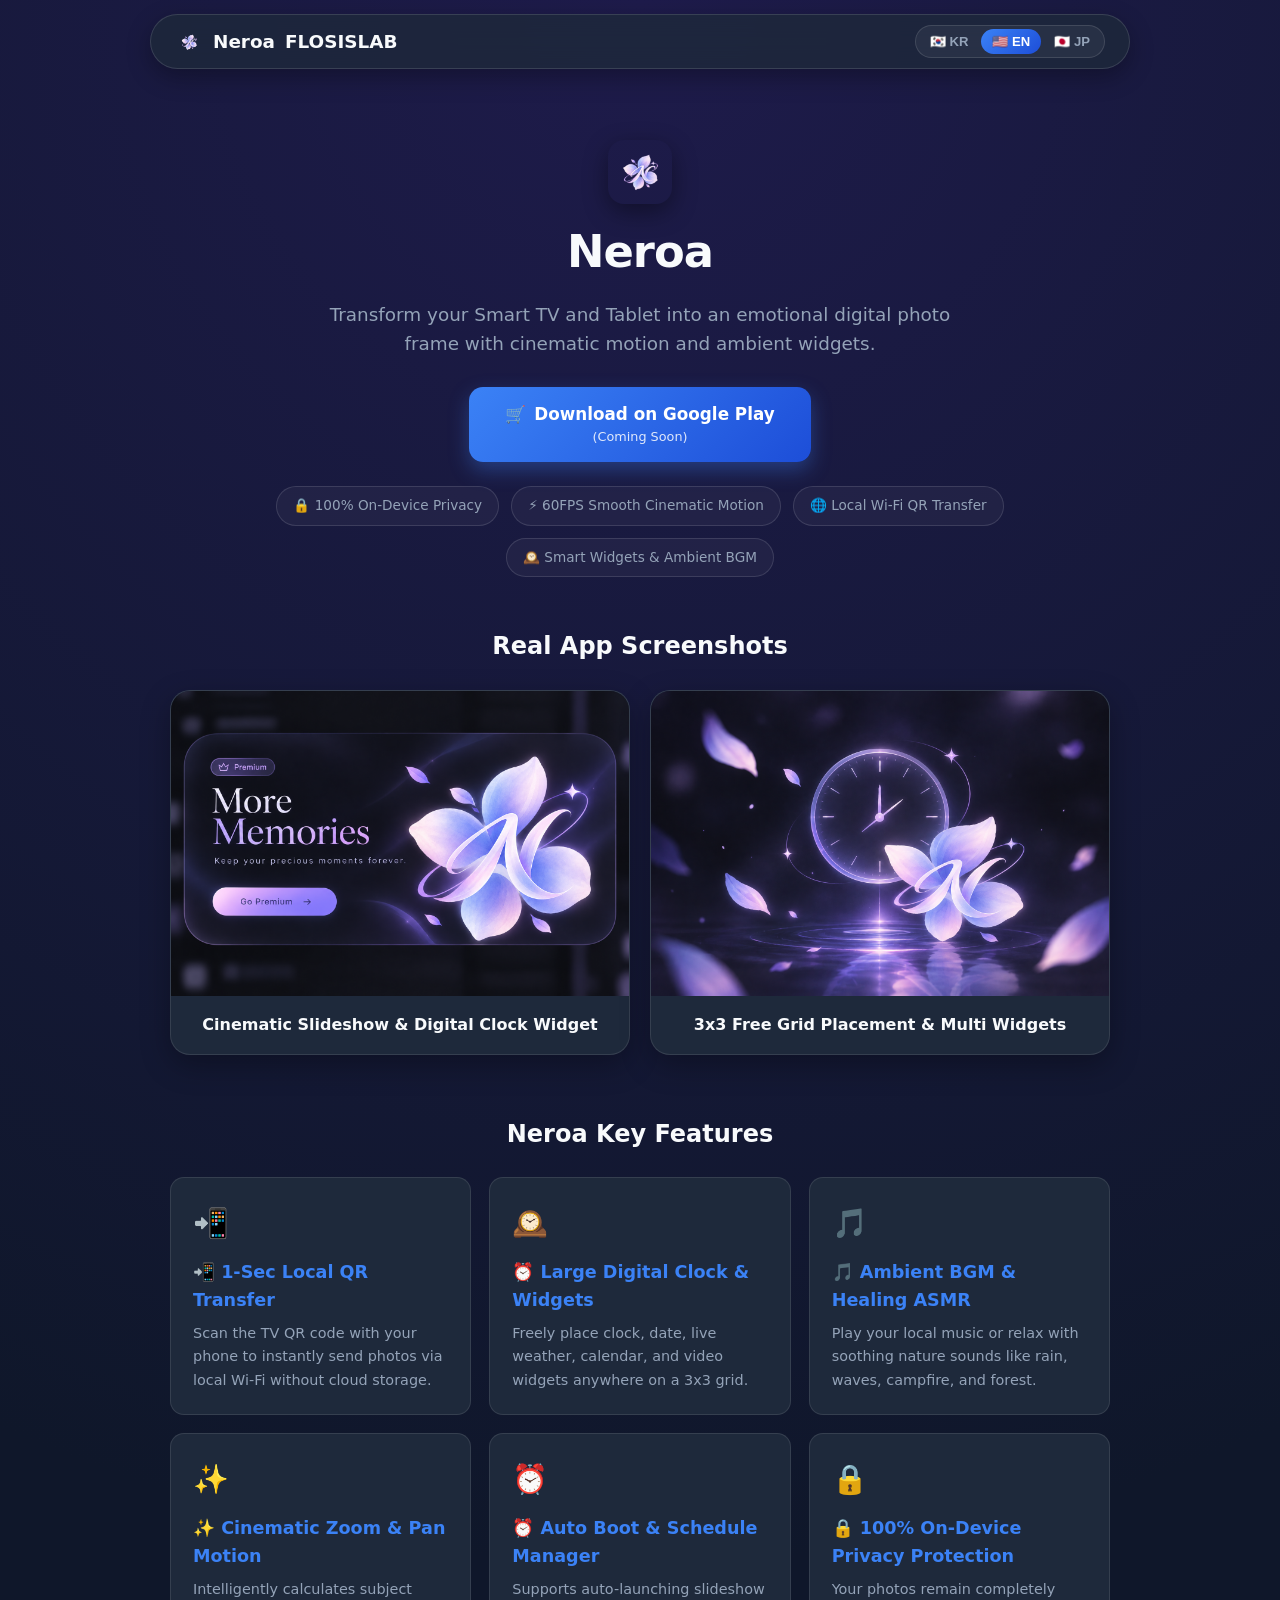
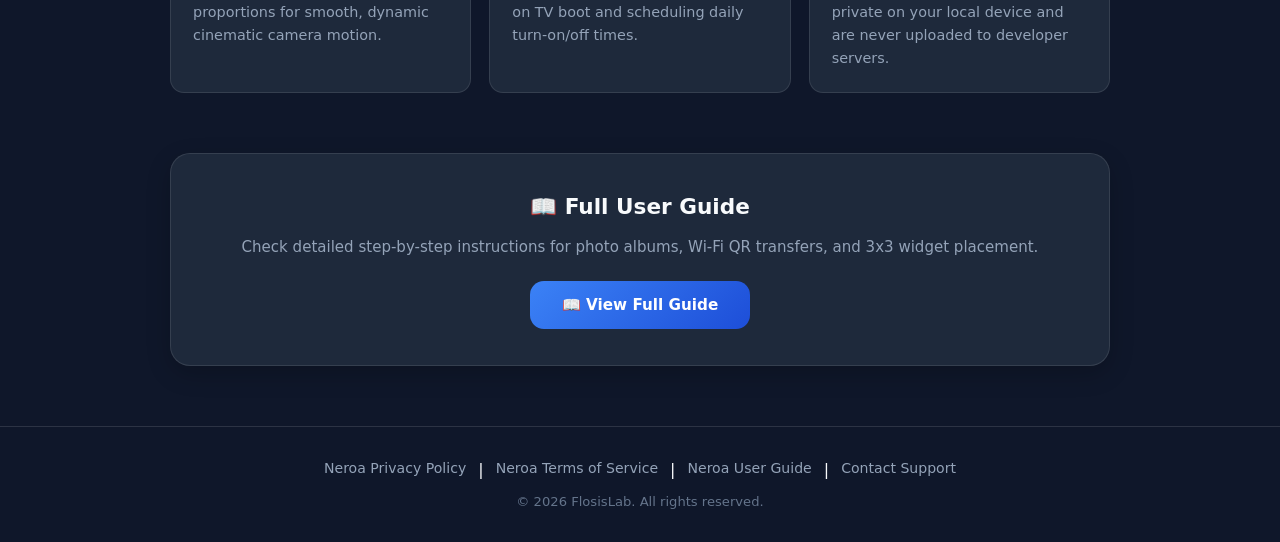
<file: index.html>
<!DOCTYPE html>
<html lang="ko">
<head>
    <meta charset="UTF-8">
    <meta name="viewport" content="width=device-width, initial-scale=1.0">
    <title>Neroa - 감성 디지털 액자 | FlosisLab</title>
    <link rel="stylesheet" href="styles.css">
    <link rel="icon" type="image/webp" href="neroa/assets/neroa_icon.webp">
</head>
<body>

    <!-- Header Navbar -->
    <header>
        <nav class="navbar">
            <a href="index.html" class="brand-logo">
                <img src="neroa/assets/neroa_icon.webp" alt="Neroa Icon">
                <span>Neroa</span>
                <span class="brand-badge">FLOSISLAB</span>
            </a>
            <div style="display: flex; align-items: center; gap: 16px;">
                <div class="lang-selector">
                    <button class="lang-btn active" data-lang="ko" type="button">🇰🇷 KR</button>
                    <button class="lang-btn" data-lang="en" type="button">🇺🇸 EN</button>
                    <button class="lang-btn" data-lang="ja" type="button">🇯🇵 JP</button>
                </div>
            </div>
        </nav>
    </header>

    <!-- Main Container -->
    <main class="container">

        <!-- Hero Section -->
        <section class="hero">
            <div style="display: inline-flex; align-items: center; justify-content: center; gap: 12px; margin-bottom: 12px;">
                <img src="neroa/assets/neroa_icon.webp" alt="Neroa App Icon" style="width: 64px; height: 64px; border-radius: 16px; box-shadow: 0 8px 24px rgba(0,0,0,0.4); object-fit: cover;">
            </div>
            <h1 class="hero-title">Neroa</h1>
            <p class="hero-subtitle" data-i18n="neroaHeroSubtitle">
                소중한 추억을 비추는 감성 디지털 액자 애플리케이션.
            </p>

            <div style="margin-bottom: 24px;">
                <a href="#" class="btn-primary" onclick="alert('Google Play Store 출시 준비 중입니다!'); return false;" style="display: inline-flex; flex-direction: column; align-items: center; justify-content: center; background: var(--primary-gradient); color: #ffffff; padding: 14px 36px; border-radius: var(--radius-md); text-decoration: none; font-weight: 800; box-shadow: 0 8px 20px rgba(59,130,246,0.35);">
                    <div style="display: flex; align-items: center; gap: 8px; font-size: 1.05rem;">
                        <span>🛒</span>
                        <span data-i18n="btnPlayStoreText">Google Play 다운로드</span>
                    </div>
                    <span style="font-size: 0.8rem; opacity: 0.85; font-weight: 500;" data-i18n="btnPlayStoreSubtext">(출시 준비 중)</span>
                </a>
            </div>

            <!-- Hero Ambient Glowing Badges -->
            <div class="hero-glow-box">
                <div class="hero-glow-card">
                    <span data-i18n="glow1">🔒 100% 온디바이스 개인정보 보호</span>
                </div>
                <div class="hero-glow-card">
                    <span data-i18n="glow2">⚡ 60FPS 시네마틱 모션</span>
                </div>
                <div class="hero-glow-card">
                    <span data-i18n="glow3">🌐 로컬 Wi-Fi QR 무선 전송</span>
                </div>
                <div class="hero-glow-card">
                    <span data-i18n="glow4">🕰️ 스마트 위젯 & 감성 BGM</span>
                </div>
            </div>
        </section>

        <!-- Preview Showcase Section -->
        <section class="section-block">
            <h2 class="section-title" data-i18n="sectionScreenshotsTitle">실제 앱 구동 화면</h2>
            <div style="display: grid; grid-template-columns: repeat(auto-fit, minmax(320px, 1fr)); gap: 20px; margin-top: 20px;">
                <div style="background: var(--bg-card); border: 1px solid var(--border-color); border-radius: var(--radius-lg); overflow: hidden; box-shadow: 0 10px 30px rgba(0,0,0,0.3);">
                    <img src="neroa/assets/nero1.png" alt="Neroa Screen 1" style="width: 100%; height: auto; display: block; object-fit: cover;">
                    <div style="padding: 16px; text-align: center;">
                        <h3 style="font-size: 1rem; font-weight: 700; color: var(--text-primary);" data-i18n="preview1Title">감성 슬라이드쇼 & 대형 시계 위젯</h3>
                    </div>
                </div>
                <div style="background: var(--bg-card); border: 1px solid var(--border-color); border-radius: var(--radius-lg); overflow: hidden; box-shadow: 0 10px 30px rgba(0,0,0,0.3);">
                    <img src="neroa/assets/nero2.png" alt="Neroa Screen 2" style="width: 100%; height: auto; display: block; object-fit: cover;">
                    <div style="padding: 16px; text-align: center;">
                        <h3 style="font-size: 1rem; font-weight: 700; color: var(--text-primary);" data-i18n="preview2Title">3x3 위치 자유 배치 & 멀티 위젯</h3>
                    </div>
                </div>
            </div>
        </section>

        <!-- Core Features Grid -->
        <section class="section-block">
            <h2 class="section-title" data-i18n="neroaFeatTitle">Neroa 핵심 감성 기능</h2>
            <div style="display: grid; grid-template-columns: repeat(auto-fit, minmax(260px, 1fr)); gap: 18px; margin-top: 20px;">
                <div style="background: var(--bg-card); border: 1px solid var(--border-color); border-radius: var(--radius-md); padding: 22px;">
                    <div style="font-size: 1.8rem; margin-bottom: 12px;">📲</div>
                    <h3 style="font-size: 1.1rem; margin-bottom: 8px; color: var(--primary-color);" data-i18n="neroaFeat4Title">1초 QR 로컬 무선 전송</h3>
                    <p style="font-size: 0.9rem; color: var(--text-secondary);" data-i18n="neroaFeat4Desc">스마트폰으로 TV의 QR 코드를 스캔하여 외부 서버 없이 로컬 Wi-Fi로 사진을 무선 즉시 전송합니다.</p>
                </div>
                <div style="background: var(--bg-card); border: 1px solid var(--border-color); border-radius: var(--radius-md); padding: 22px;">
                    <div style="font-size: 1.8rem; margin-bottom: 12px;">🕰️</div>
                    <h3 style="font-size: 1.1rem; margin-bottom: 8px; color: var(--primary-color);" data-i18n="neroaFeat2Title">대형 디지털 시계 & 위젯</h3>
                    <p style="font-size: 0.9rem; color: var(--text-secondary);" data-i18n="neroaFeat2Desc">시계, 날짜, 실시간 날씨, 캘린더, 비디오 위젯을 3x3 화면 어디든 원하는 위치에 자유롭게 배치하세요.</p>
                </div>
                <div style="background: var(--bg-card); border: 1px solid var(--border-color); border-radius: var(--radius-md); padding: 22px;">
                    <div style="font-size: 1.8rem; margin-bottom: 12px;">🎵</div>
                    <h3 style="font-size: 1.1rem; margin-bottom: 8px; color: var(--primary-color);" data-i18n="neroaFeat3Title">배경 음악 & ASMR</h3>
                    <p style="font-size: 0.9rem; color: var(--text-secondary);" data-i18n="neroaFeat3Desc">내 기기 속 음악 재생은 물론 빗소리, 파도, 모닥불, 숲속 소리 등 감성 힐링 사운드를 배경음으로 제공합니다.</p>
                </div>
                <div style="background: var(--bg-card); border: 1px solid var(--border-color); border-radius: var(--radius-md); padding: 22px;">
                    <div style="font-size: 1.8rem; margin-bottom: 12px;">✨</div>
                    <h3 style="font-size: 1.1rem; margin-bottom: 8px; color: var(--primary-color);" data-i18n="neroaFeat1Title">시네마틱 줌/팬 모션</h3>
                    <p style="font-size: 0.9rem; color: var(--text-secondary);" data-i18n="neroaFeat1Desc">사진의 구도와 인물을 지능적으로 계산하여 살아 움직이는 듯한 입체적 서정 카메라 모션을 구현합니다.</p>
                </div>
                <div style="background: var(--bg-card); border: 1px solid var(--border-color); border-radius: var(--radius-md); padding: 22px;">
                    <div style="font-size: 1.8rem; margin-bottom: 12px;">⏰</div>
                    <h3 style="font-size: 1.1rem; margin-bottom: 8px; color: var(--primary-color);" data-i18n="featScheduleTitle">부팅 자동 시작 & 스케줄</h3>
                    <p style="font-size: 0.9rem; color: var(--text-secondary);" data-i18n="featScheduleDesc">스마트 TV/태블릿 부팅 시 자동 슬라이드쇼 실행 및 정해진 시간에 켜지고 꺼지는 자동 스케줄러를 지원합니다.</p>
                </div>
                <div style="background: var(--bg-card); border: 1px solid var(--border-color); border-radius: var(--radius-md); padding: 22px;">
                    <div style="font-size: 1.8rem; margin-bottom: 12px;">🔒</div>
                    <h3 style="font-size: 1.1rem; margin-bottom: 8px; color: var(--primary-color);" data-i18n="neroaFeat6Title">100% 온디바이스 개인정보 보호</h3>
                    <p style="font-size: 0.9rem; color: var(--text-secondary);" data-i18n="neroaFeat6Desc">모든 사진과 데이터는 외부 서버로 업로드되지 않으며 100% 사용자의 단말기 내부에서 안전하게 보호됩니다.</p>
                </div>
            </div>
        </section>

        <!-- User Guide Section Banner -->
        <section class="section-block" style="text-align: center; background: var(--bg-card); border: 1px solid var(--border-color); border-radius: var(--radius-lg); padding: 36px 24px; box-shadow: 0 8px 24px rgba(0,0,0,0.2);">
            <h2 style="font-size: 1.35rem; margin-bottom: 10px; color: var(--text-primary);" data-i18n="guideBannerTitle">📖 Neroa 전체 이용 가이드</h2>
            <p style="font-size: 0.94rem; color: var(--text-secondary); margin-bottom: 22px;" data-i18n="guideBannerSubtitle">사진 앨범 설정부터 Wi-Fi QR 스마트폰 전송, 위젯 3x3 배치 방법까지 상세 안내를 확인하세요.</p>
            <a href="neroa/guide.html" class="card-btn active" style="display: inline-flex; align-items: center; justify-content: center; width: auto; padding: 12px 32px; font-size: 0.95rem; border-radius: var(--radius-md); text-decoration: none;">
                <span data-i18n="btnDetailedGuide">📖 전체 가이드 보기</span>
            </a>
        </section>

    </main>

    <!-- Footer -->
    <footer>
        <div class="container">
            <div class="footer-links">
                <a href="neroa/privacy-policy.html" data-i18n="neroaPrivacyTitle">Neroa 개인정보 처리방침</a>
                <span>|</span>
                <a href="neroa/terms.html" data-i18n="neroaTermsTitle">Neroa 이용약관</a>
                <span>|</span>
                <a href="neroa/guide.html" data-i18n="navNeroaGuide">Neroa 가이드</a>
                <span>|</span>
                <a href="mailto:flosislab@gmail.com" data-i18n="navSupport">문의하기 (Support)</a>
            </div>
            <p data-i18n="footerRights">© 2026 FlosisLab. All rights reserved.</p>
        </div>
    </footer>

    <script src="script.js"></script>
</body>
</html>
</file>
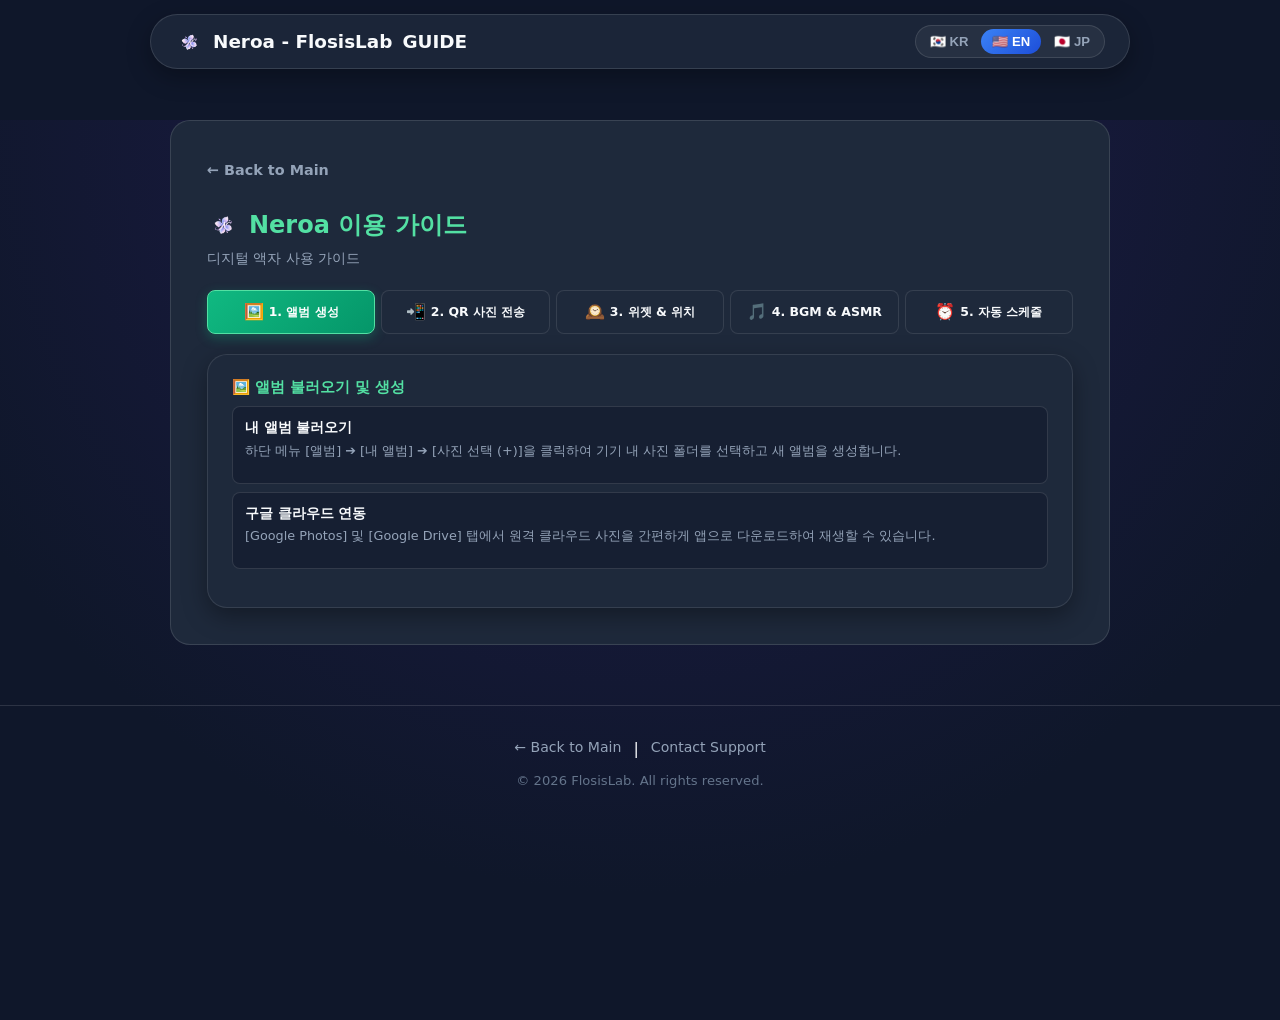
<file: neroa/guide.html>
<!DOCTYPE html>
<html lang="ko">
<head>
    <meta charset="UTF-8">
    <meta name="viewport" content="width=device-width, initial-scale=1.0">
    <title>User Guide - Neroa | FlosisLab</title>
    <link rel="stylesheet" href="../styles.css">
    <link rel="icon" type="image/webp" href="../assets/images/app-icon.webp">
    <style>
        .guide-menu-grid {
            display: grid;
            grid-template-columns: repeat(auto-fit, minmax(130px, 1fr));
            gap: 6px;
            margin-bottom: 20px;
        }
        .guide-menu-card {
            background: var(--bg-card);
            border: 1px solid var(--border-color);
            border-radius: var(--radius-sm);
            padding: 8px 10px;
            text-align: center;
            cursor: pointer;
            transition: all 0.2s ease;
            display: flex;
            align-items: center;
            justify-content: center;
            gap: 5px;
        }
        .guide-menu-card:hover {
            border-color: #53e0a3;
            transform: translateY(-2px);
        }
        .guide-menu-card.active {
            background: linear-gradient(135deg, #10b981 0%, #059669 100%);
            border-color: #53e0a3;
            box-shadow: 0 4px 12px rgba(16, 185, 129, 0.3);
        }
        .guide-menu-card .icon {
            font-size: 1rem;
        }
        .guide-menu-card .title {
            font-size: 0.78rem;
            font-weight: 700;
            color: var(--text-primary);
            white-space: nowrap;
        }
        .guide-menu-card.active .title {
            color: #ffffff;
        }
        .guide-detail-card {
            background: var(--bg-card);
            border: 1px solid var(--border-color);
            border-radius: var(--radius-lg);
            padding: 20px 24px;
            box-shadow: 0 8px 24px rgba(0, 0, 0, 0.35);
        }
        .guide-section-block {
            margin-bottom: 18px;
        }
        .guide-section-title {
            font-size: 0.92rem;
            font-weight: 800;
            color: #53e0a3;
            margin-bottom: 8px;
            display: flex;
            align-items: center;
            gap: 6px;
        }
        .guide-item-list {
            display: flex;
            flex-direction: column;
            gap: 8px;
        }
        .guide-item-row {
            background: rgba(15, 23, 42, 0.5);
            border: 1px solid var(--glass-border);
            border-radius: var(--radius-sm);
            padding: 10px 12px;
        }
        .guide-item-row h4 {
            font-size: 0.85rem;
            color: var(--text-primary);
            margin-bottom: 3px;
            font-weight: 700;
        }
        .guide-item-row p {
            font-size: 0.8rem;
            color: var(--text-secondary);
            line-height: 1.45;
        }
        .guide-tip-box {
            margin-top: 16px;
            background: rgba(16, 185, 129, 0.1);
            border: 1px solid rgba(16, 185, 129, 0.25);
            border-radius: var(--radius-sm);
            padding: 10px 12px;
            display: flex;
            gap: 8px;
            align-items: flex-start;
        }
        .guide-tip-box p {
            font-size: 0.8rem;
            color: #a7f3d0;
            line-height: 1.45;
        }
    </style>
</head>
<body>

<!-- Header Navbar -->
<header>
    <nav class="navbar">
        <a href="../index.html" class="brand-logo">
            <img src="assets/neroa_icon.webp" alt="Neroa Logo">
            <span data-i18n="brandName">FlosisLab</span>
            <span class="brand-badge">GUIDE</span>
        </a>
        <div class="lang-selector">
            <button class="lang-btn active" data-lang="ko" type="button">🇰🇷 KR</button>
            <button class="lang-btn" data-lang="en" type="button">🇺🇸 EN</button>
            <button class="lang-btn" data-lang="ja" type="button">🇯🇵 JP</button>
        </div>
    </nav>
</header>

<div class="container policy-container">
    <div class="policy-card">
        <a href="../index.html" class="policy-back-btn" data-i18n="backToMain">← 메인으로 돌아가기</a>

        <div style="margin-bottom: 20px;">
            <h1 style="font-size: 1.5rem; font-weight: 800; color: #53e0a3; margin-bottom: 4px; display: flex; align-items: center; gap: 10px;">
                <img src="assets/neroa_icon.webp" alt="Neroa Icon" style="width: 32px; height: 32px; border-radius: 8px; object-fit: cover;">
                Neroa 이용 가이드
            </h1>
            <p style="font-size: 0.85rem; color: var(--text-secondary);">디지털 액자 사용 가이드</p>
        </div>

        <!-- Dashboard Category Cards -->
        <div class="guide-menu-grid">
            <div class="guide-menu-card active" onclick="switchGuideTab('album')">
                <span class="icon">🖼️</span>
                <span class="title">1. 앨범 생성</span>
            </div>
            <div class="guide-menu-card" onclick="switchGuideTab('qr')">
                <span class="icon">📲</span>
                <span class="title">2. QR 사진 전송</span>
            </div>
            <div class="guide-menu-card" onclick="switchGuideTab('widget')">
                <span class="icon">🕰️</span>
                <span class="title">3. 위젯 & 위치</span>
            </div>
            <div class="guide-menu-card" onclick="switchGuideTab('music')">
                <span class="icon">🎵</span>
                <span class="title">4. BGM & ASMR</span>
            </div>
            <div class="guide-menu-card" onclick="switchGuideTab('schedule')">
                <span class="icon">⏰</span>
                <span class="title">5. 자동 스케줄</span>
            </div>
        </div>

        <!-- Detail Content -->
        <div class="guide-detail-card">

            <!-- Section 1: Album -->
            <div id="guide-sec-album" class="guide-section-block">
                <div class="guide-section-title">🖼️ 앨범 불러오기 및 생성</div>
                <div class="guide-item-list">
                    <div class="guide-item-row">
                        <h4>내 앨범 불러오기</h4>
                        <p>하단 메뉴 [앨범] ➔ [내 앨범] ➔ [사진 선택 (+)]을 클릭하여 기기 내 사진 폴더를 선택하고 새 앨범을 생성합니다.</p>
                    </div>
                    <div class="guide-item-row">
                        <h4>구글 클라우드 연동</h4>
                        <p>[Google Photos] 및 [Google Drive] 탭에서 원격 클라우드 사진을 간편하게 앱으로 다운로드하여 재생할 수 있습니다.</p>
                    </div>
                </div>
            </div>

            <!-- Section 2: QR -->
            <div id="guide-sec-qr" class="guide-section-block" style="display: none;">
                <div class="guide-section-title">📲 Wi-Fi QR 로컬 스마트폰 사진 전송</div>
                <div class="guide-item-list">
                    <div class="guide-item-row">
                        <h4>동일 Wi-Fi 연결 및 QR 스캔</h4>
                        <p>스마트폰과 액자 기기를 같은 Wi-Fi에 연결 후, [앨범] ➔ [QR 공유] 탭의 QR 코드를 스마트폰 카메라로 스캔합니다.</p>
                    </div>
                    <div class="guide-item-row">
                        <h4>무선 사진 전송</h4>
                        <p>열리는 웹 페이지에서 전송할 사진들을 고른 뒤 [전송]을 누르면 액자의 [내 앨범]으로 무선 즉시 등록됩니다.</p>
                    </div>
                </div>
                <div class="guide-tip-box">
                    <span>💡</span>
                    <p>로컬 Wi-Fi 무선 전송은 외부 중앙 서버를 거치지 않고 기기 간 직접 연결(Direct Local HTTP) 방식으로 안전하게 전송됩니다.</p>
                </div>
            </div>

            <!-- Section 3: Widget -->
            <div id="guide-sec-widget" class="guide-section-block" style="display: none;">
                <div class="guide-section-title">🕰️ 위젯 및 화면 연출 맞춤 설정</div>
                <div class="guide-item-list">
                    <div class="guide-item-row">
                        <h4>위젯 ON/OFF & 스타일</h4>
                        <p>[위젯 설정] 메뉴에서 시계, 날짜, 실시간 날씨, 캘린더, 비디오, 디지털 프레임 위젯을 자유롭게 켜고 끕니다.</p>
                    </div>
                    <div class="guide-item-row">
                        <h4>3x3 위치 오버레이</h4>
                        <p>3x3 오버레이 그리드를 통해 원하는 화면 위치로 위젯을 터치/리모컨으로 손쉽게 이동할 수 있습니다.</p>
                    </div>
                </div>
            </div>

            <!-- Section 4: Music -->
            <div id="guide-sec-music" class="guide-section-block" style="display: none;">
                <div class="guide-section-title">🎵 배경 음악 (BGM) 관리</div>
                <div class="guide-item-list">
                    <div class="guide-item-row">
                        <h4>내 음악 및 자연 ASMR BGM</h4>
                        <p>[음악 설정] 메뉴에서 내 음악 MP3 파일을 추가하거나, 빗소리, 파도소리, 모닥불 등 감성 자연 음향 BGM을 재생합니다.</p>
                    </div>
                </div>
            </div>

            <!-- Section 5: Schedule -->
            <div id="guide-sec-schedule" class="guide-section-block" style="display: none;">
                <div class="guide-section-title">⏰ 자동 실행 및 스케줄링</div>
                <div class="guide-item-list">
                    <div class="guide-item-row">
                        <h4>부팅/충전시 자동 실행 및 예약 스케줄</h4>
                        <p>[앱 설정] 메뉴에서 매일 자동 켜짐/꺼짐 스케줄 시간 예약 및 부팅/충전시 자동 슬라이드쇼 실행을 설정합니다.</p>
                    </div>
                </div>
            </div>

        </div>
    </div>
</div>

<!-- Footer -->
<footer>
    <div class="container">
        <div class="footer-links">
            <a href="../neroa.html" data-i18n="backToMain">← 메인으로 돌아가기</a>
            <span>|</span>
            <a href="mailto:flosislab@gmail.com" data-i18n="navSupport">문의하기 (Support)</a>
        </div>
        <p data-i18n="footerRights">© 2026 FlosisLab. All rights reserved.</p>
    </div>
</footer>

<script src="../script.js"></script>
<script>
    function switchGuideTab(tabKey) {
        document.querySelectorAll('.guide-menu-card').forEach(card => card.classList.remove('active'));
        event.currentTarget.classList.add('active');

        document.querySelectorAll('.guide-section-block').forEach(sec => sec.style.display = 'none');
        document.getElementById('guide-sec-' + tabKey).style.display = 'block';
    }
</script>
</body>
</html>
</file>
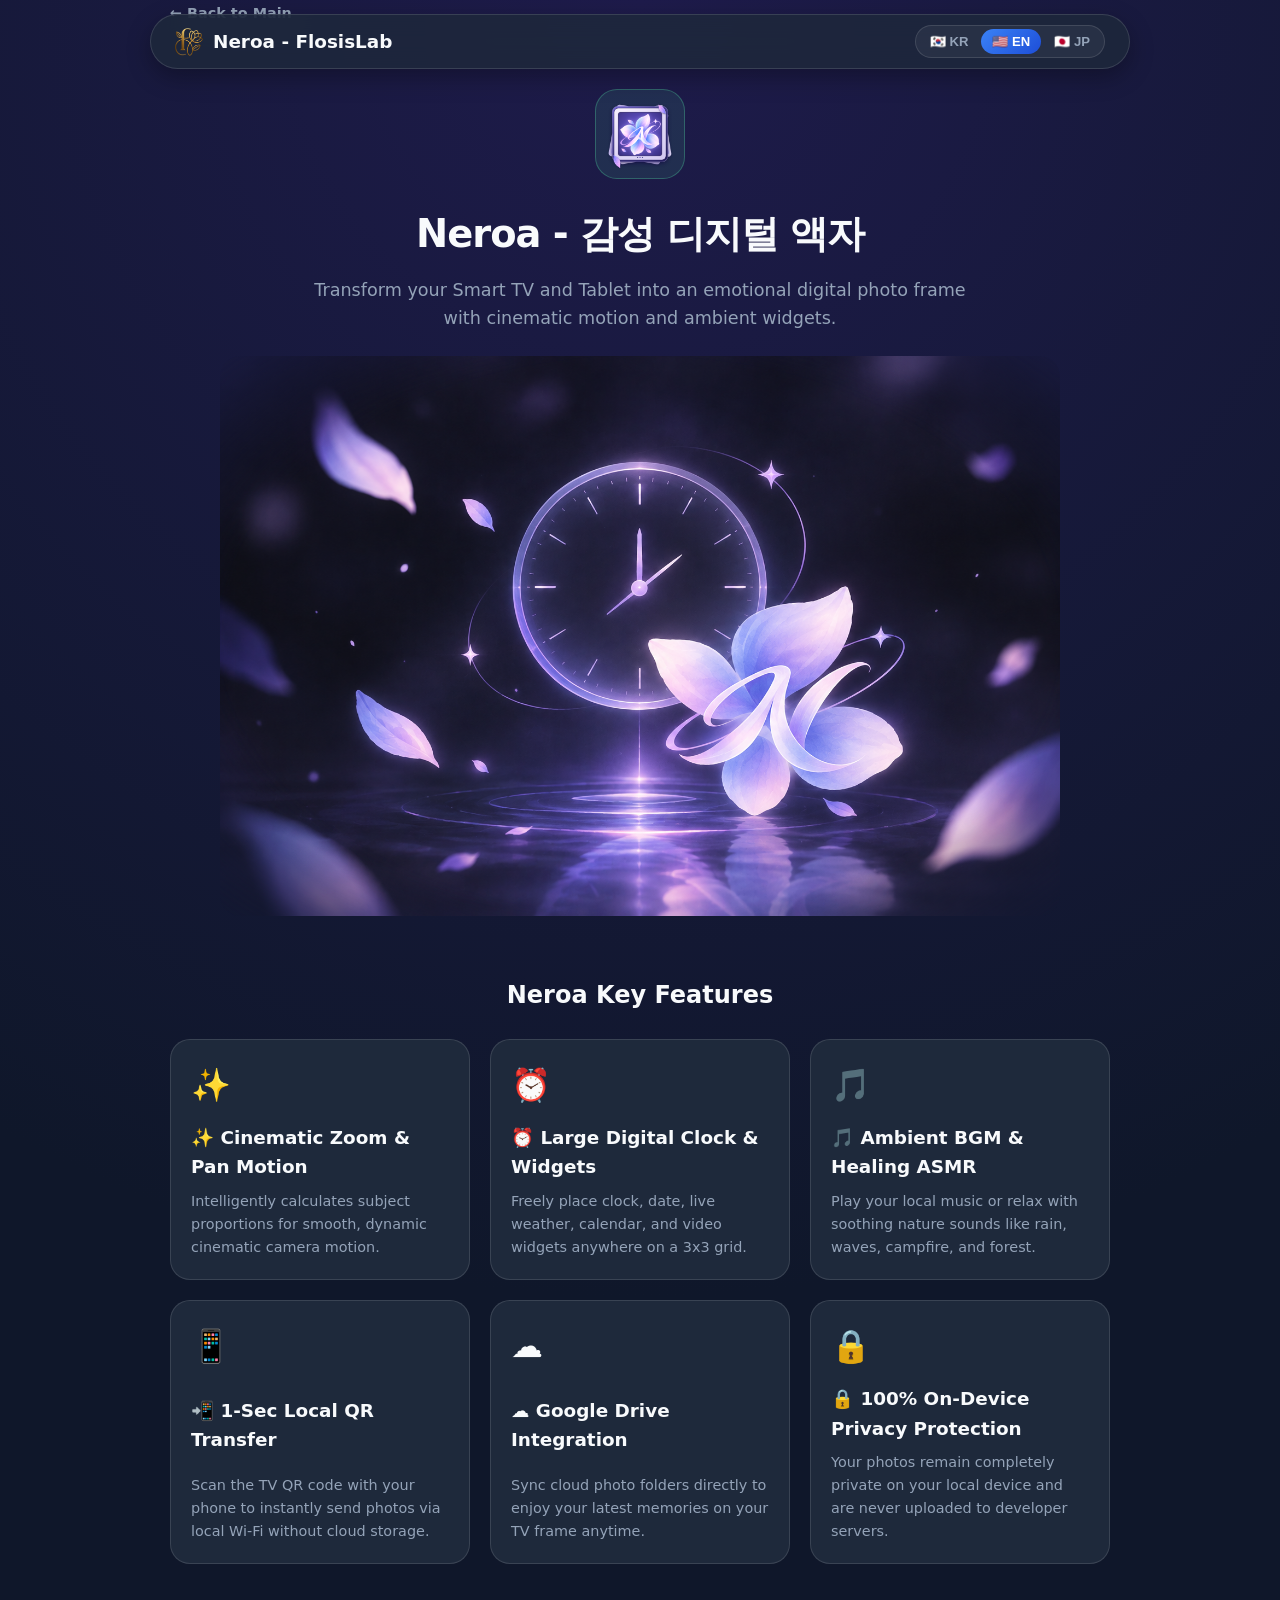
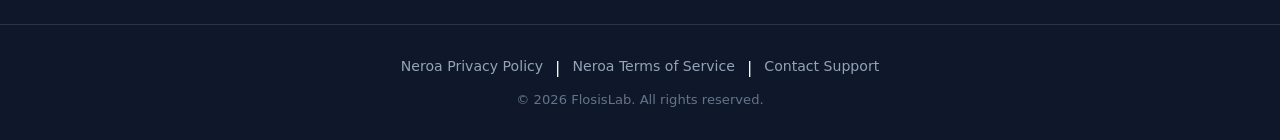
<file: neroa/neroa.html>
<!DOCTYPE html>
<html lang="ko">
<head>
    <meta charset="UTF-8">
    <meta name="viewport" content="width=device-width, initial-scale=1.0">
    <title>Neroa - 감성 디지털 액자 | FlosisLab</title>
    <link rel="stylesheet" href="../styles.css">
    <link rel="icon" type="image/png" href="assets/neroa.png">
</head>
<body>

    <!-- Header Navbar -->
    <header>
        <nav class="navbar">
            <a href="../index.html" class="brand-logo">
                <img src="../assets/images/main_icon.png" alt="FlosisLab Logo">
                <span data-i18n="brandName">FlosisLab</span>
            </a>
            <div class="lang-selector">
                <button class="lang-btn active" data-lang="ko">🇰🇷 KR</button>
                <button class="lang-btn" data-lang="en">🇺🇸 EN</button>
                <button class="lang-btn" data-lang="ja">🇯🇵 JP</button>
            </div>
        </nav>
    </header>

    <!-- Main Container -->
    <main class="container">

        <!-- Back Button -->
        <a href="../index.html" class="policy-back-btn" data-i18n="backToMain" style="margin-bottom: 24px; display: inline-block;">← 메인으로 돌아가기</a>

        <!-- Hero Section -->
        <section class="hero" style="text-align: center; padding: 40px 20px;">
            <div style="display: inline-block; padding: 8px; border-radius: 22px; background: rgba(83, 224, 163, 0.1); border: 1px solid rgba(83, 224, 163, 0.3); margin-bottom: 16px;">
                <img src="assets/neroa.png" alt="Neroa App Icon" style="width: 72px; height: 72px; border-radius: 16px; object-fit: cover; display: block;">
            </div>
            <h1 class="hero-title" style="font-size: 2.4rem; font-weight: 800; margin-bottom: 12px;" data-i18n="neroaHeroTitle">Neroa - 감성 디지털 액자</h1>
            <p class="hero-subtitle" style="font-size: 1.1rem; color: var(--text-secondary); max-width: 680px; margin: 0 auto 24px;" data-i18n="neroaHeroSubtitle">
                소중한 순간을 감성적인 시네마틱 카메라 모션과 대형 디지털 시계로 완성하는 스마트 TV & 태블릿 감성 디지털 액자 어플.
            </p>

            <!-- App Showcase Image Preview (Soft Edge Feather Mask) -->
            <div style="max-width: 840px; margin: 12px auto 0; position: relative;">
                <img src="assets/nero2.png" alt="Neroa App Preview" style="width: 100%; height: auto; display: block; border-radius: 20px; -webkit-mask-image: radial-gradient(ellipse at center, rgba(0, 0, 0, 1) 70%, rgba(0, 0, 0, 0) 100%); mask-image: radial-gradient(ellipse at center, rgba(0, 0, 0, 1) 70%, rgba(0, 0, 0, 0) 100%);">
            </div>
        </section>

        <!-- Feature Highlights Section -->
        <section class="section-block" style="margin-top: 20px;">
            <h2 class="section-title" data-i18n="neroaFeatTitle">Neroa 핵심 감성 기능</h2>
            <div class="portfolio-grid" style="grid-template-columns: repeat(auto-fit, minmax(280px, 1fr)); gap: 20px;">

                <!-- Feature 1 -->
                <div class="portfolio-card" style="padding: 20px;">
                    <div style="font-size: 2rem; margin-bottom: 12px;">✨</div>
                    <h3 style="font-size: 1.15rem; font-weight: 700; margin-bottom: 8px;" data-i18n="neroaFeat1Title">시네마틱 줌/팬 모션</h3>
                    <p style="font-size: 0.9rem; color: var(--text-secondary);" data-i18n="neroaFeat1Desc">
                        사진의 비율과 인물을 지능적으로 계산하여 살아 움직이는 듯한 입체적 서정 카메라 모션을 보여줍니다.
                    </p>
                </div>

                <!-- Feature 2 -->
                <div class="portfolio-card" style="padding: 20px;">
                    <div style="font-size: 2rem; margin-bottom: 12px;">⏰</div>
                    <h3 style="font-size: 1.15rem; font-weight: 700; margin-bottom: 8px;" data-i18n="neroaFeat2Title">대형 디지털 시계 & 위젯</h3>
                    <p style="font-size: 0.9rem; color: var(--text-secondary);" data-i18n="neroaFeat2Desc">
                        슬라이드쇼와 함께 시계, 날씨, 캘린더 위젯을 수채화처럼 은은하게 배치하여 실용적인 분위기를 완성합니다.
                    </p>
                </div>

                <!-- Feature 3 -->
                <div class="portfolio-card" style="padding: 20px;">
                    <div style="font-size: 2rem; margin-bottom: 12px;">🎵</div>
                    <h3 style="font-size: 1.15rem; font-weight: 700; margin-bottom: 8px;" data-i18n="neroaFeat3Title">배경 음악 & 내 음악 재생</h3>
                    <p style="font-size: 0.9rem; color: var(--text-secondary);" data-i18n="neroaFeat3Desc">
                        힐링 자연의 소리 BGM 및 내 기기 속 음악 라이브러리를 연동하여 나만의 감성 오디오를 재생할 수 있습니다.
                    </p>
                </div>

                <!-- Feature 4 -->
                <div class="portfolio-card" style="padding: 20px;">
                    <div style="font-size: 2rem; margin-bottom: 12px;">📱</div>
                    <h3 style="font-size: 1.15rem; font-weight: 700; margin-bottom: 8px;" data-i18n="neroaFeat4Title">1초 QR 로컬 무선 공유</h3>
                    <p style="font-size: 0.9rem; color: var(--text-secondary);" data-i18n="neroaFeat4Desc">
                        스마트폰으로 TV의 QR 코드를 스캔하여 사진을 즉시 전송할 수 있으며, 서버에 남지 않는 보안 전송을 보장합니다.
                    </p>
                </div>

                <!-- Feature 5 -->
                <div class="portfolio-card" style="padding: 20px;">
                    <div style="font-size: 2rem; margin-bottom: 12px;">☁️</div>
                    <h3 style="font-size: 1.15rem; font-weight: 700; margin-bottom: 8px;" data-i18n="neroaFeat5Title">구글 드라이브 연동</h3>
                    <p style="font-size: 0.9rem; color: var(--text-secondary);" data-i18n="neroaFeat5Desc">
                        클라우드 사진 폴더를 실시간 연동하여 거실 TV나 액자에서 언제든 최신 사진을 감상할 수 있습니다.
                    </p>
                </div>

                <!-- Feature 6 -->
                <div class="portfolio-card" style="padding: 20px;">
                    <div style="font-size: 2rem; margin-bottom: 12px;">🔒</div>
                    <h3 style="font-size: 1.15rem; font-weight: 700; margin-bottom: 8px;" data-i18n="neroaFeat6Title">100% 온디바이스 개인정보 보호</h3>
                    <p style="font-size: 0.9rem; color: var(--text-secondary);" data-i18n="neroaFeat6Desc">
                        사용자의 사진 데이터는 어떠한 외부 중앙 서버로도 업로드되지 않으며 오직 사용자 단말기 내부에만 안전하게 보관됩니다.
                    </p>
                </div>

            </div>
        </section>

    </main>

    <!-- Footer -->
    <footer>
        <div class="container">
            <div class="footer-links">
                <a href="privacy-policy.html" data-i18n="neroaPrivacyTitle">Neroa 개인정보 처리방침</a>
                <span>|</span>
                <a href="terms.html" data-i18n="neroaTermsTitle">Neroa 이용약관</a>
                <span>|</span>
                <a href="mailto:flosislab@gmail.com" data-i18n="navSupport">문의하기 (Support)</a>
            </div>
            <p data-i18n="footerRights">© 2026 FlosisLab. All rights reserved.</p>
        </div>
    </footer>

    <script src="../script.js"></script>
</body>
</html>
</file>
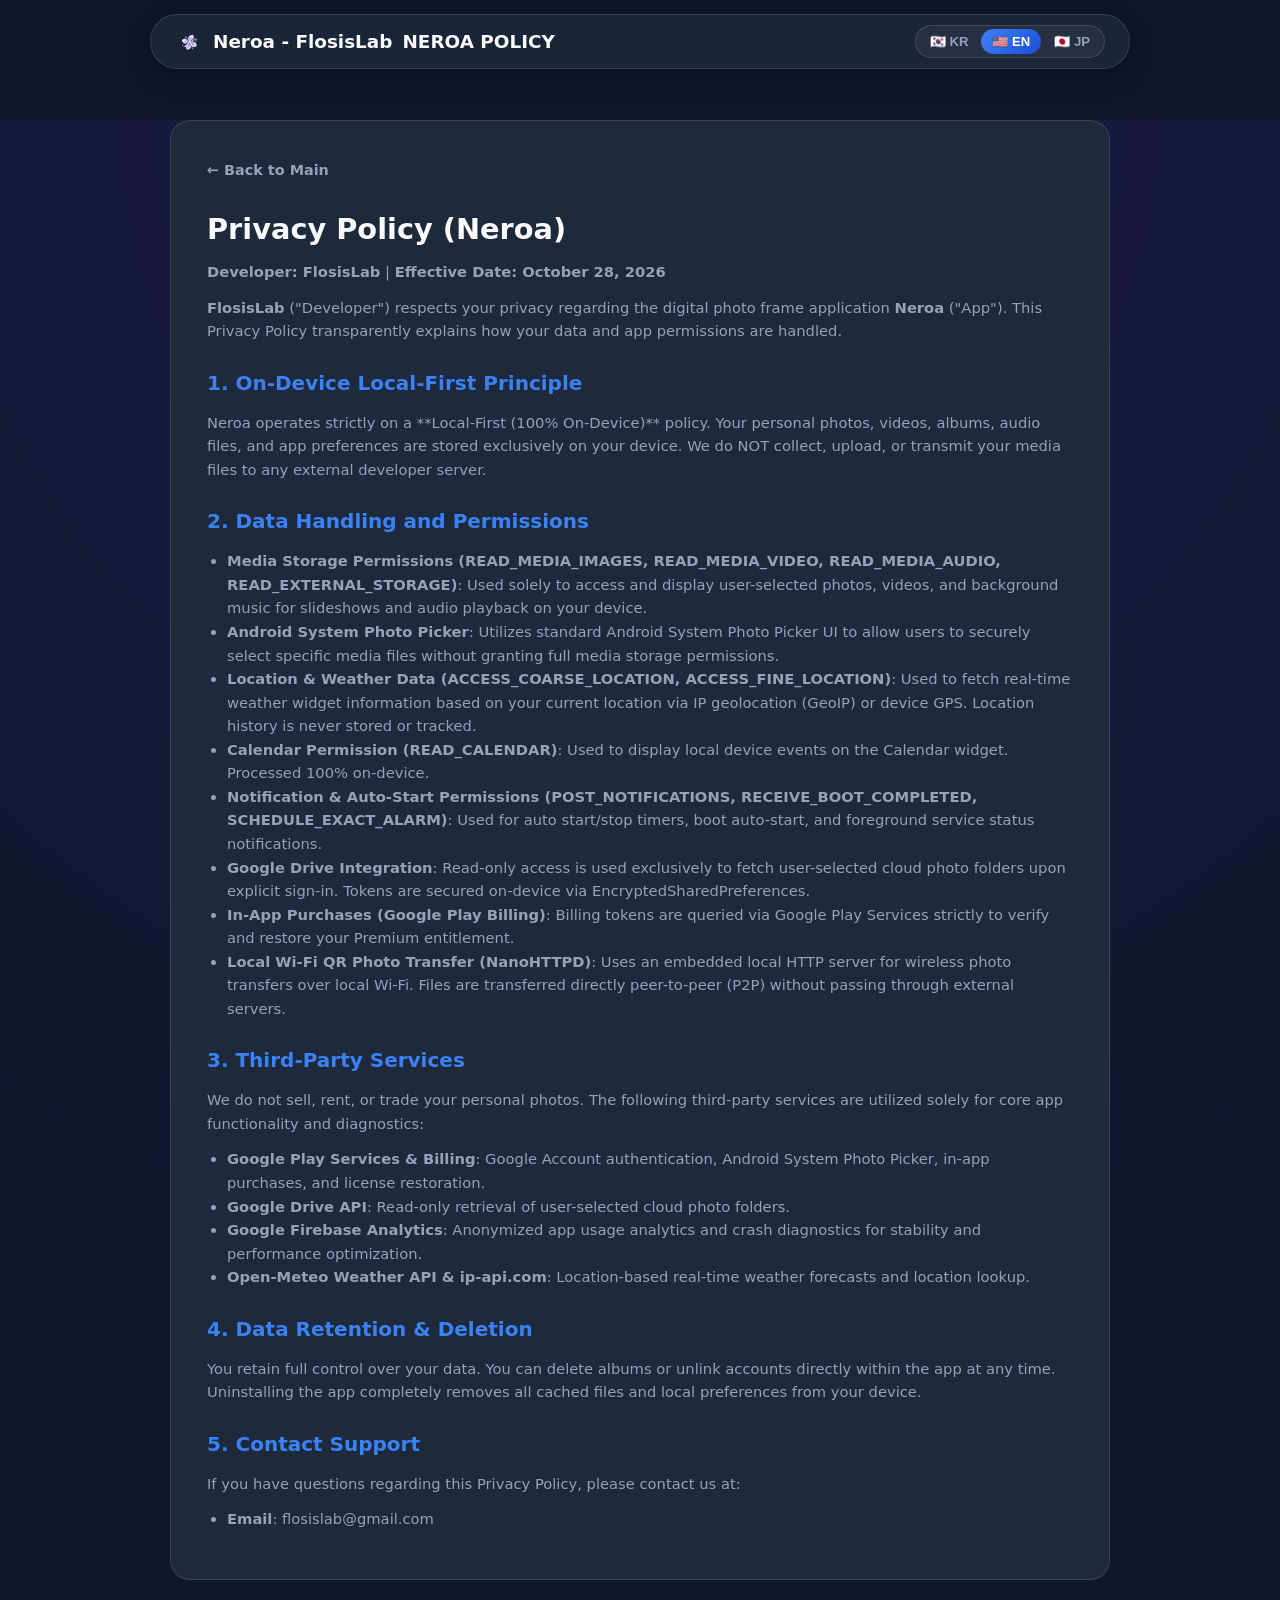
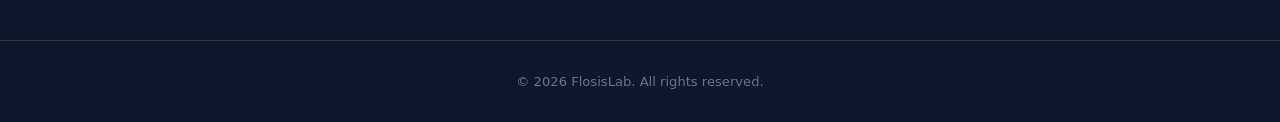
<file: neroa/privacy-policy.html>
<!DOCTYPE html>
<html lang="ko">
<head>
    <meta charset="UTF-8">
    <meta name="viewport" content="width=device-width, initial-scale=1.0">
    <title>Privacy Policy - Neroa | FlosisLab</title>
    <link rel="stylesheet" href="../styles.css">
    <link rel="icon" type="image/png" href="assets/neroa.png">
</head>
<body>

    <!-- Header Navbar -->
    <header>
        <nav class="navbar">
            <a href="../index.html" class="brand-logo">
                <img src="assets/neroa_icon.webp" alt="Neroa Logo">
                <span data-i18n="brandName">FlosisLab</span>
                <span class="brand-badge">NEROA POLICY</span>
            </a>
            <div class="lang-selector">
                <button class="lang-btn active" data-lang="ko" type="button">🇰🇷 KR</button>
                <button class="lang-btn" data-lang="en" type="button">🇺🇸 EN</button>
                <button class="lang-btn" data-lang="ja" type="button">🇯🇵 JP</button>
            </div>
        </nav>
    </header>

    <div class="container policy-container">
        <div class="policy-card">
            <a href="../index.html" class="policy-back-btn" data-i18n="backToMain">← 메인으로 돌아가기</a>

            <!-- ================= Korean Policy ================= -->
            <div id="policy-ko" class="policy-lang-block">
                <h1>개인정보 처리방침 (Neroa)</h1>
                <p><strong>개발자: FlosisLab</strong> | <strong>최종 개정일: 2026년 10월 28일</strong></p>

                <p>
                    <strong>FlosisLab</strong>(이하 "개발자")은(는) 디지털 액자 애플리케이션 <strong>Neroa</strong>(이하 "앱") 이용자의 개인정보 및 미디어 권한을 보호하며, 관련 법령을 준수합니다. 본 개인정보 처리방침은 Neroa 앱 이용 시 개인정보 및 접근 권한이 어떻게 관리되는지 투명하게 설명합니다.
                </p>

                <h2>1. 로컬 우선 원칙 (100% 온디바이스 저장)</h2>
                <p>
                    Neroa 앱은 사용자의 소중한 추억과 사진을 외부 중앙 개발자 서버로 무단 수집하거나 전송하지 않는 **로컬 우선(On-Device)** 정책을 따릅니다. 사용자가 등록한 앨범, 사진, 동영상, 음악 파일 및 앱 설정값은 사용자 단말기 내부에만 안전하게 저장됩니다.
                </p>

                <h2>2. 처리하는 데이터 및 접근 권한</h2>
                <ul>
                    <li><strong>미디어 및 저장공간 권한 (READ_MEDIA_IMAGES, READ_MEDIA_VIDEO, READ_MEDIA_AUDIO, READ_EXTERNAL_STORAGE)</strong>: 사용자가 지정한 사진, 동영상 및 배경음악 파일을 로컬 슬라이드쇼 및 재생목록으로 표출하기 위해 사용됩니다.</li>
                    <li><strong>안드로이드 시스템 포토 피커 (System Photo Picker)</strong>: 미디어 권한 허용 없이 사용자가 안전하게 선택한 특정 사진만 앱에 등록할 수 있도록 안드로이드 표준 포토 피커 UI를 활용합니다.</li>
                    <li><strong>위치 정보 및 날씨 데이터 (ACCESS_COARSE_LOCATION, ACCESS_FINE_LOCATION)</strong>: 사용자의 현재 위치 기반 실시간 날씨 위젯 정보를 조회하기 위해 사용됩니다. 위치 정보는 IP 기반 자동 위치 조회(GeoIP) 또는 기기 GPS를 활용하며, 외부 서버에 위치 이력이 저장되거나 추적되지 않습니다.</li>
                    <li><strong>캘린더 일정 권한 (READ_CALENDAR)</strong>: 캘린더 위젯에 기기 내 일정을 표출하기 위해 사용되며, 100% 단말기 내부에서만 조회 처리됩니다.</li>
                    <li><strong>알림 및 자동 실행 권한 (POST_NOTIFICATIONS, RECEIVE_BOOT_COMPLETED, SCHEDULE_EXACT_ALARM)</strong>: 앱 자동 시작/종료 타이머, 부팅 시 자동 실행 및 포그라운드 미디어 재생 서비스 상태를 안내하기 위해 사용됩니다.</li>
                    <li><strong>구글 드라이브(Google Drive) 연동 데이터</strong>: 사용자가 직접 로그인하여 선택한 클라우드 사진 폴더를 읽기 전용(Read-Only)으로 불러오는 용도로만 사용되며, 계정 인증 토큰은 기기 내 암호화 저장소(EncryptedSharedPreferences)에 안전하게 보관됩니다.</li>
                    <li><strong>인앱 결제 데이터 (Google Play Billing)</strong>: 프리미엄 소장권 구매 상태 및 복원 확인을 위해 Google Play 서비스에서 제공하는 결제 ID 및 토큰만 조회합니다.</li>
                    <li><strong>로컬 Wi-Fi QR 사진 전송 (NanoHTTPD)</strong>: 동일한 로컬 Wi-Fi 네트워크 상에서 QR 코드를 통한 사진 전송 시 임베디드 로컬 HTTP 서버를 활용하며, 외부 클라우드 서버를 거치지 않는 기기간 직접 전송(P2P) 방식으로 동작합니다.</li>
                </ul>

                <h2>3. 제3자 서비스 이용 및 위탁</h2>
                <p>개발자는 어떠한 경우에도 사용자의 개인 미디어 데이터를 제3자에게 판매하거나 제공하지 않습니다. 서비스 제공을 위해 이용되는 제3자 오픈소스 및 API 서비스는 다음과 같습니다.</p>
                <ul>
                    <li><strong>Google Play Services & Billing</strong>: 구글 계정 인증, 안드로이드 시스템 포토 피커(Photo Picker), 인앱 결제 처리 및 구매 복원</li>
                    <li><strong>Google Drive API</strong>: 사용자가 선택한 클라우드 앨범 읽기 전용 조회</li>
                    <li><strong>Google Firebase Analytics</strong>: 앱 품질 향상, 성능 최적화 및 오류 진단을 위한 익명화된 앱 이용 통계 수집</li>
                    <li><strong>Open-Meteo Weather API & ip-api.com</strong>: 위치 기반 실시간 기상 예보 및 위치 정보 조회</li>
                </ul>

                <h2>4. 데이터 파기 및 관리 권한</h2>
                <p>
                    사용자는 언제든지 앱 내부 설정에서 등록된 앨범이나 사진, 연동 계정을 직접 삭제 및 해제할 수 있습니다. 앱을 삭제하거나 단말기 데이터를 초기화할 경우, 기기 내에 저장된 모든 Neroa 설정 및 캐시 파일은 즉시 완벽히 파기됩니다.
                </p>

                <h2>5. 문의처</h2>
                <p>개인정보 처리방침 관련 문의나 기술 지원이 필요하신 경우 아래로 연락주시기 바랍니다.</p>
                <ul>
                    <li><strong>이메일</strong>: flosislab@gmail.com</li>
                </ul>
            </div>

            <!-- ================= English Policy ================= -->
            <div id="policy-en" class="policy-lang-block" style="display: none;">
                <h1>Privacy Policy (Neroa)</h1>
                <p><strong>Developer: FlosisLab</strong> | <strong>Effective Date: October 28, 2026</strong></p>

                <p>
                    <strong>FlosisLab</strong> ("Developer") respects your privacy regarding the digital photo frame application <strong>Neroa</strong> ("App"). This Privacy Policy transparently explains how your data and app permissions are handled.
                </p>

                <h2>1. On-Device Local-First Principle</h2>
                <p>
                    Neroa operates strictly on a **Local-First (100% On-Device)** policy. Your personal photos, videos, albums, audio files, and app preferences are stored exclusively on your device. We do NOT collect, upload, or transmit your media files to any external developer server.
                </p>

                <h2>2. Data Handling and Permissions</h2>
                <ul>
                    <li><strong>Media Storage Permissions (READ_MEDIA_IMAGES, READ_MEDIA_VIDEO, READ_MEDIA_AUDIO, READ_EXTERNAL_STORAGE)</strong>: Used solely to access and display user-selected photos, videos, and background music for slideshows and audio playback on your device.</li>
                    <li><strong>Android System Photo Picker</strong>: Utilizes standard Android System Photo Picker UI to allow users to securely select specific media files without granting full media storage permissions.</li>
                    <li><strong>Location & Weather Data (ACCESS_COARSE_LOCATION, ACCESS_FINE_LOCATION)</strong>: Used to fetch real-time weather widget information based on your current location via IP geolocation (GeoIP) or device GPS. Location history is never stored or tracked.</li>
                    <li><strong>Calendar Permission (READ_CALENDAR)</strong>: Used to display local device events on the Calendar widget. Processed 100% on-device.</li>
                    <li><strong>Notification & Auto-Start Permissions (POST_NOTIFICATIONS, RECEIVE_BOOT_COMPLETED, SCHEDULE_EXACT_ALARM)</strong>: Used for auto start/stop timers, boot auto-start, and foreground service status notifications.</li>
                    <li><strong>Google Drive Integration</strong>: Read-only access is used exclusively to fetch user-selected cloud photo folders upon explicit sign-in. Tokens are secured on-device via EncryptedSharedPreferences.</li>
                    <li><strong>In-App Purchases (Google Play Billing)</strong>: Billing tokens are queried via Google Play Services strictly to verify and restore your Premium entitlement.</li>
                    <li><strong>Local Wi-Fi QR Photo Transfer (NanoHTTPD)</strong>: Uses an embedded local HTTP server for wireless photo transfers over local Wi-Fi. Files are transferred directly peer-to-peer (P2P) without passing through external servers.</li>
                </ul>

                <h2>3. Third-Party Services</h2>
                <p>We do not sell, rent, or trade your personal photos. The following third-party services are utilized solely for core app functionality and diagnostics:</p>
                <ul>
                    <li><strong>Google Play Services & Billing</strong>: Google Account authentication, Android System Photo Picker, in-app purchases, and license restoration.</li>
                    <li><strong>Google Drive API</strong>: Read-only retrieval of user-selected cloud photo folders.</li>
                    <li><strong>Google Firebase Analytics</strong>: Anonymized app usage analytics and crash diagnostics for stability and performance optimization.</li>
                    <li><strong>Open-Meteo Weather API & ip-api.com</strong>: Location-based real-time weather forecasts and location lookup.</li>
                </ul>

                <h2>4. Data Retention & Deletion</h2>
                <p>
                    You retain full control over your data. You can delete albums or unlink accounts directly within the app at any time. Uninstalling the app completely removes all cached files and local preferences from your device.
                </p>

                <h2>5. Contact Support</h2>
                <p>If you have questions regarding this Privacy Policy, please contact us at:</p>
                <ul>
                    <li><strong>Email</strong>: flosislab@gmail.com</li>
                </ul>
            </div>

            <!-- ================= Japanese Policy ================= -->
            <div id="policy-ja" class="policy-lang-block" style="display: none;">
                <h1>プライバシーポリシー (Neroa)</h1>
                <p><strong>開発者: FlosisLab</strong> | <strong>最終改訂日: 2026年10月28日</strong></p>

                <p>
                    <strong>FlosisLab</strong>（以下「開発者」）は、デジタルフォトフレームアプリ<strong>Neroa</strong>（以下「本アプリ」）における利用者のプライバシー保護を最優先事項として遵守いたします。
                </p>

                <h2>1. 完全ローカル（On-Device）原則</h2>
                <p>
                    Neroaは、お客様の貴重な写真やデータを外部サーバーへ無断送信・収集しない**オンデバイス（ローカルファースト）**原則に従っています。登録されたアルバム、写真、動画、音楽ファイル、設定情報は、すべてお客様の端末内にのみ安全に保存されます。
                </p>

                <h2>2. 処理するデータとアクセス権限</h2>
                <ul>
                    <li><strong>メディアストレージ権限 (READ_MEDIA_IMAGES, READ_MEDIA_VIDEO, READ_MEDIA_AUDIO)</strong>: お客様が選択した写真、動画、BGM音楽ファイルをローカル再生・スライドショー表示するために使用します。</li>
                    <li><strong>Androidシステムフォトピッカー (System Photo Picker)</strong>: フルストレージ権限を付与することなく、お客様が選択した特定の写真のみを安全に登録できるよう、Android標準フォトピッカーUIを使用します。</li>
                    <li><strong>位置情報・天気データ (ACCESS_COARSE_LOCATION, ACCESS_FINE_LOCATION)</strong>: 現在地に基づくリアルタイム天気ウィジェット情報の取得に使用します。位置情報はIPアドレス自動照会(GeoIP)または端末GPSを使用し、位置履歴は保存されません。</li>
                    <li><strong>カレンダー権限 (READ_CALENDAR)</strong>: カレンダーウィジェットに端末内の予定を表示するために使用します。100%端末内でのみ処理されます。</li>
                    <li><strong>通知・自動起動権限 (POST_NOTIFICATIONS, RECEIVE_BOOT_COMPLETED, SCHEDULE_EXACT_ALARM)</strong>: 自動起動・終了タイマー、端末起動時の自動実行、フォアグラウンド再生状態の通知に使用します。</li>
                    <li><strong>Google Drive 連携</strong>: お客様が明示的にログイン・選択したクラウド写真フォルダを読み取り専用（Read-Only）で参照します。認証トークンは端末内の暗号化ストレージ(EncryptedSharedPreferences)に安全に保管されます。</li>
                    <li><strong>アプリ内決済（Google Play Billing）</strong>: プレミアムライセンスの購入状態確認および復元のみに使用されます。</li>
                    <li><strong>ローカルWi-Fi QR写真転送 (NanoHTTPD)</strong>: 同一ローカルWi-Fi内でQRコードを使用したワイヤレス写真転送を行う際、内蔵ローカルHTTPサーバーを使用し、外部サーバーを経由しない直接転送(P2P)で動作します。</li>
                </ul>

                <h2>3. 第三者サービスの利用</h2>
                <p>お客様の写真データを第三者へ販売・提供することは一切ありません。アプリの安定性と機能提供のため、以下のサードパーティサービスを利用しています。</p>
                <ul>
                    <li><strong>Google Play Services & Billing</strong>: アカウント認証、Androidシステムフォトピッカー(Photo Picker)、アプリ内決済処理および購入復元</li>
                    <li><strong>Google Drive API</strong>: お客様指定のフォトアルバム参照</li>
                    <li><strong>Google Firebase Analytics</strong>: アプリの品質向上・パフォーマンス最適化のための匿名化された利用統計収集</li>
                    <li><strong>Open-Meteo Weather API & ip-api.com</strong>: 位置情報に基づくリアルタイム天気予報の取得</li>
                </ul>

                <h2>4. データの破棄・管理</h2>
                <p>
                    アプリ内の設定からいつでもアルバムやキャッシュデータ、連携アカウントを削除・解除できます。アプリを削除（アンインストール）すると、端末内のすべてのNeroa設定データは直ちに完全に消去されます。
                </p>

                <h2>5. お問い合わせ</h2>
                <p>本ポリシーに関するご質問は、下記メールアドレスまでお問い合わせください。</p>
                <ul>
                    <li><strong>メールアドレス</strong>: flosislab@gmail.com</li>
                </ul>
            </div>

        </div>
    </div>

    <!-- Footer -->
    <footer>
        <div class="container">
            <p>© 2026 FlosisLab. All rights reserved.</p>
        </div>
    </footer>

    <script src="../script.js"></script>
</body>
</html>
</file>
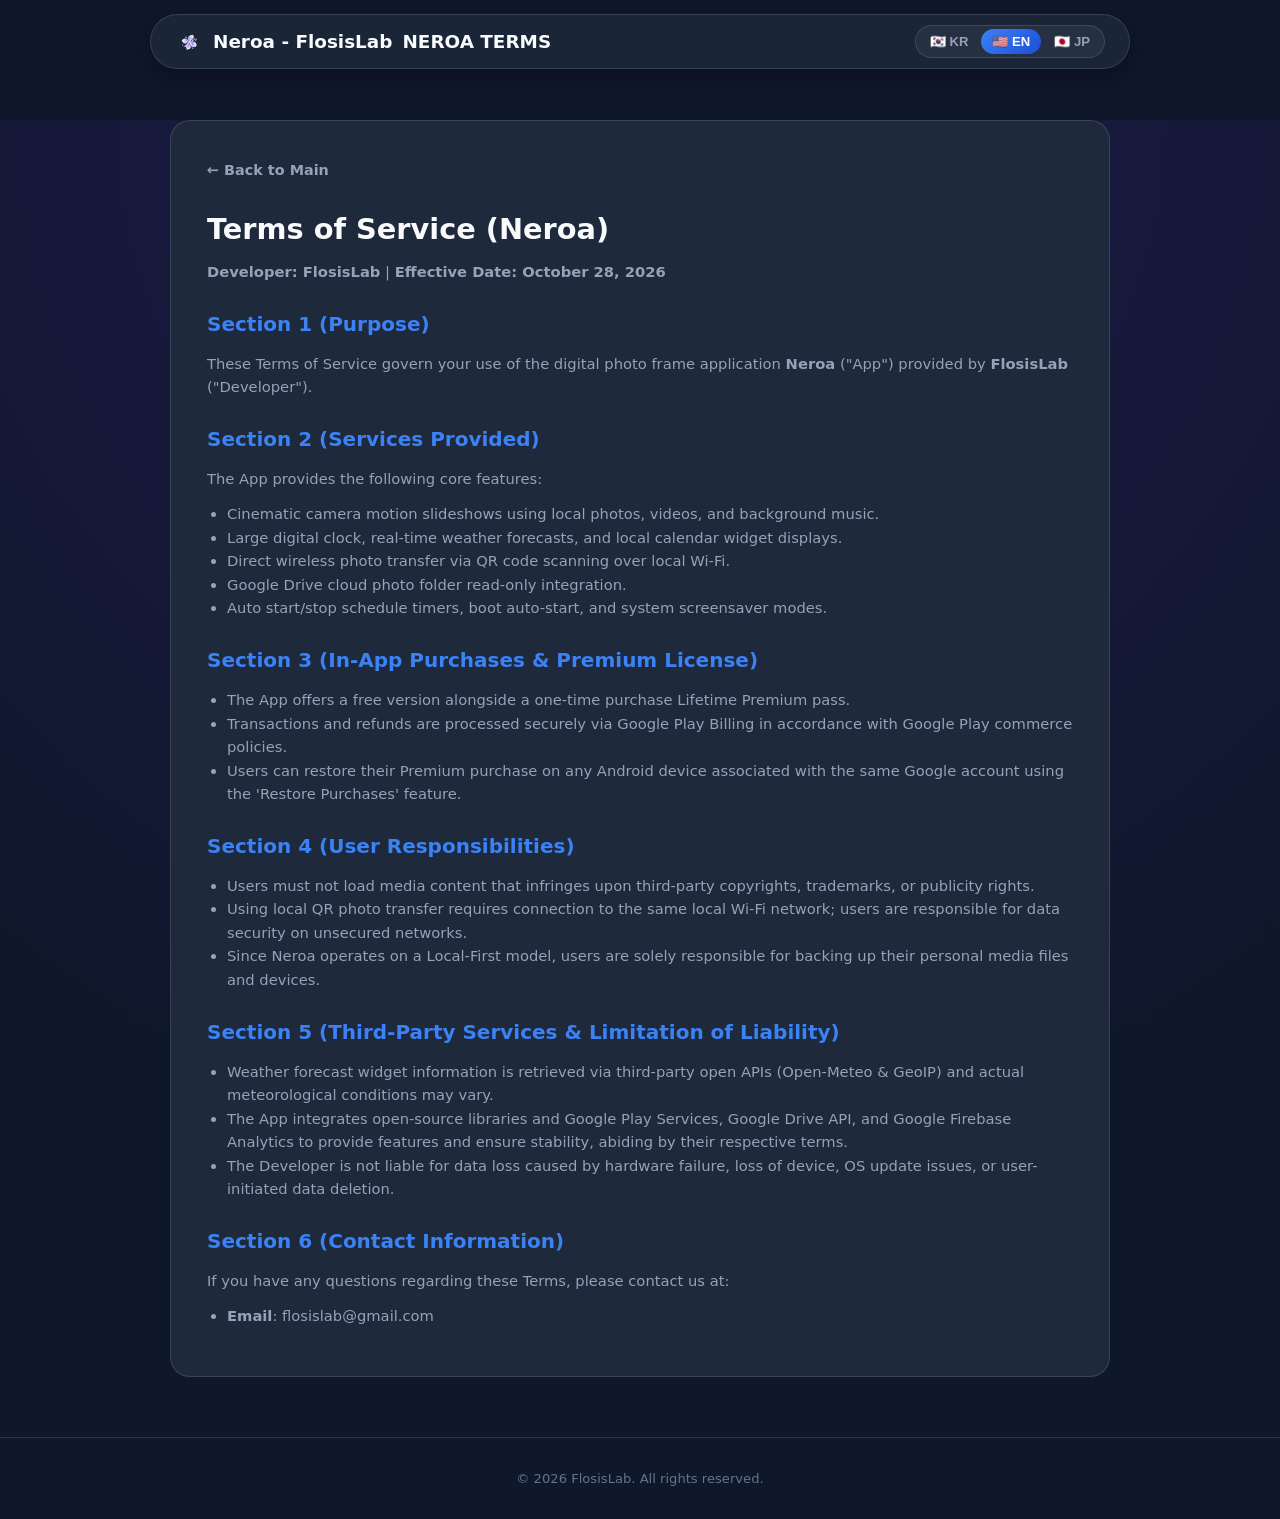
<file: neroa/terms.html>
<!DOCTYPE html>
<html lang="ko">
<head>
    <meta charset="UTF-8">
    <meta name="viewport" content="width=device-width, initial-scale=1.0">
    <title>Terms of Service - Neroa | FlosisLab</title>
    <link rel="stylesheet" href="../styles.css">
    <link rel="icon" type="image/png" href="assets/neroa.png">
</head>
<body>

    <!-- Header Navbar -->
    <header>
        <nav class="navbar">
            <a href="../index.html" class="brand-logo">
                <img src="assets/neroa_icon.webp" alt="Neroa Logo">
                <span data-i18n="brandName">FlosisLab</span>
                <span class="brand-badge">NEROA TERMS</span>
            </a>
            <div class="lang-selector">
                <button class="lang-btn active" data-lang="ko" type="button">🇰🇷 KR</button>
                <button class="lang-btn" data-lang="en" type="button">🇺🇸 EN</button>
                <button class="lang-btn" data-lang="ja" type="button">🇯🇵 JP</button>
            </div>
        </nav>
    </header>

    <div class="container policy-container">
        <div class="policy-card">
            <a href="../index.html" class="policy-back-btn" data-i18n="backToMain">← 메인으로 돌아가기</a>

            <!-- ================= Korean Terms ================= -->
            <div id="terms-ko" class="policy-lang-block">
                <h1>서비스 이용약관 (Neroa)</h1>
                <p><strong>개발자: FlosisLab</strong> | <strong>최종 개정일: 2026년 10월 28일</strong></p>

                <h2>제 1 조 (목적)</h2>
                <p>
                    본 약관은 <strong>FlosisLab</strong>(이하 "개발자")이 제공하는 디지털 액자 애플리케이션 <strong>Neroa</strong>(이하 "앱")의 이용 조건 및 절차, 이용자와 개발자의 권리, 의무 및 책임사항을 규정함을 목적으로 합니다.
                </p>

                <h2>제 2 조 (서비스의 내용)</h2>
                <p>앱이 제공하는 주요 서비스는 다음과 같습니다.</p>
                <ul>
                    <li>단말기 내 사진, 동영상 및 배경음악을 이용한 감성 시네마틱 슬라이드쇼 재생</li>
                    <li>대형 디지털 시계, 실시간 날씨, 기기 캘린더 일정 연동 위젯 표출</li>
                    <li>QR 코드를 이용한 동일 로컬 Wi-Fi 무선 사진 직접 전송 기능</li>
                    <li>구글 드라이브(Google Drive) 클라우드 사진 폴더 읽기 전용 연동 기능</li>
                    <li>지정 시간 자동 시작/종료 타이머, 부팅 시 자동 실행 및 화면보호기(Screensaver) 기능</li>
                </ul>

                <h2>제 3 조 (인앱 결제 및 프리미엄 소장권)</h2>
                <ul>
                    <li>본 앱은 무료 기본 버전과 일회성 결제로 영구 제공되는 프리미엄 소장권을 포함합니다.</li>
                    <li>결제 및 환불은 Google Play 결제 시스템 및 상거래 정책에 따릅니다.</li>
                    <li>사용자는 동일한 구글 계정을 사용하는 다른 단말기에서 '구매 복원' 기능을 통해 프리미엄 권한을 동기화할 수 있습니다.</li>
                </ul>

                <h2>제 4 조 (사용자의 의무 및 데이터 관리)</h2>
                <ul>
                    <li>사용자는 타인의 저작권, 상표권, 초상권 등 지적재산권을 침해하는 미디어 데이터를 앱에 등록해서는 안 됩니다.</li>
                    <li>로컬 무선 QR 전송 기능 이용 시 동일한 로컬 Wi-Fi 네트워크 접속이 필요하며, 사용자는 보안되지 않은 와이파이 환경에서의 데이터 관리에 주의하여야 합니다.</li>
                    <li>본 앱은 온디바이스(Local-First) 방식으로 동작하므로, 사용자는 자신의 기기 및 사진 데이터 백업 관리에 대한 책임을 집니다.</li>
                </ul>

                <h2>제 5 조 (제3자 서비스 및 책임의 한계)</h2>
                <ul>
                    <li>날씨 위젯 정보는 외부 오픈 API(Open-Meteo 및 GeoIP)의 데이터를 기반으로 제공되므로, 실제 기상 상황과 약간의 차이가 발생할 수 있습니다.</li>
                    <li>본 앱은 품질 향상 및 서비스 제공을 위해 제3자 오픈소스 및 Google Play Services, Google Drive API, Google Firebase Analytics 등 외부 서비스를 활용하며 각 서비스의 약관 및 정책을 준수합니다.</li>
                    <li>개발자는 사용자의 단말기 고장, 기기 분실, OS 업데이트 오류 또는 사용자의 데이터 삭제로 인한 손실에 대해 법적 책임을 지지 않습니다.</li>
                </ul>

                <h2>제 6 조 (약관의 개정 및 문의)</h2>
                <p>
                    본 약관은 관련 법령 개정 및 서비스 변경에 따라 수정될 수 있습니다. 약관 및 서비스에 대한 문의사항은 아래 이메일로 접수해 주시기 바랍니다.
                </p>
                <ul>
                    <li><strong>이메일 문의</strong>: flosislab@gmail.com</li>
                </ul>
            </div>

            <!-- ================= English Terms ================= -->
            <div id="terms-en" class="policy-lang-block" style="display: none;">
                <h1>Terms of Service (Neroa)</h1>
                <p><strong>Developer: FlosisLab</strong> | <strong>Effective Date: October 28, 2026</strong></p>

                <h2>Section 1 (Purpose)</h2>
                <p>
                    These Terms of Service govern your use of the digital photo frame application <strong>Neroa</strong> ("App") provided by <strong>FlosisLab</strong> ("Developer").
                </p>

                <h2>Section 2 (Services Provided)</h2>
                <p>The App provides the following core features:</p>
                <ul>
                    <li>Cinematic camera motion slideshows using local photos, videos, and background music.</li>
                    <li>Large digital clock, real-time weather forecasts, and local calendar widget displays.</li>
                    <li>Direct wireless photo transfer via QR code scanning over local Wi-Fi.</li>
                    <li>Google Drive cloud photo folder read-only integration.</li>
                    <li>Auto start/stop schedule timers, boot auto-start, and system screensaver modes.</li>
                </ul>

                <h2>Section 3 (In-App Purchases & Premium License)</h2>
                <ul>
                    <li>The App offers a free version alongside a one-time purchase Lifetime Premium pass.</li>
                    <li>Transactions and refunds are processed securely via Google Play Billing in accordance with Google Play commerce policies.</li>
                    <li>Users can restore their Premium purchase on any Android device associated with the same Google account using the 'Restore Purchases' feature.</li>
                </ul>

                <h2>Section 4 (User Responsibilities)</h2>
                <ul>
                    <li>Users must not load media content that infringes upon third-party copyrights, trademarks, or publicity rights.</li>
                    <li>Using local QR photo transfer requires connection to the same local Wi-Fi network; users are responsible for data security on unsecured networks.</li>
                    <li>Since Neroa operates on a Local-First model, users are solely responsible for backing up their personal media files and devices.</li>
                </ul>

                <h2>Section 5 (Third-Party Services & Limitation of Liability)</h2>
                <ul>
                    <li>Weather forecast widget information is retrieved via third-party open APIs (Open-Meteo & GeoIP) and actual meteorological conditions may vary.</li>
                    <li>The App integrates open-source libraries and Google Play Services, Google Drive API, and Google Firebase Analytics to provide features and ensure stability, abiding by their respective terms.</li>
                    <li>The Developer is not liable for data loss caused by hardware failure, loss of device, OS update issues, or user-initiated data deletion.</li>
                </ul>

                <h2>Section 6 (Contact Information)</h2>
                <p>If you have any questions regarding these Terms, please contact us at:</p>
                <ul>
                    <li><strong>Email</strong>: flosislab@gmail.com</li>
                </ul>
            </div>

            <!-- ================= Japanese Terms ================= -->
            <div id="terms-ja" class="policy-lang-block" style="display: none;">
                <h1>利用規約 (Neroa)</h1>
                <p><strong>開発者: FlosisLab</strong> | <strong>最終改訂日: 2026年10月28日</strong></p>

                <h2>第1条（目的）</h2>
                <p>
                    本規約は、<strong>FlosisLab</strong>（以下「開発者」）が提供するデジタルフォトフレームアプリ<strong>Neroa</strong>（以下「本アプリ」）の利用条件を定めるものです。
                </p>

                <h2>第2条（サービス内容）</h2>
                <ul>
                    <li>ローカル写真、動画および背景音楽を使用したシ네マティック・スライドショー再生</li>
                    <li>大型デジタル時計、リアルタイム天気、端末カレンダー予定連携ウィジェット表示</li>
                    <li>QRコードを使用した同一ローカルWi-Fiワイヤレス写真直接転送機能</li>
                    <li>Google Drive クラウド写真フォルダ読み取り専用連携機能</li>
                    <li>指定時間自動起動・終了タイマー、端末起動時自動実行およびスクリーンセーバー機能</li>
                </ul>

                <h2>第3条（アプリ内決済とライセンス）</h2>
                <ul>
                    <li>本アプリは無料版と、1回の決済で永久利用できるプレミアムライセンスを提供します。</li>
                    <li>決済および返金は Google Play の規約に従って処理されます。</li>
                    <li>同じGoogleアカウントを使用する他の端末から「購入の復元」機能によりライセンスを同期できます。</li>
                </ul>

                <h2>第4条（利用者の責任）</h2>
                <ul>
                    <li>第三者の著作権、商標権、肖像権を侵害するコンテンツの利用を禁止します。</li>
                    <li>ローカルQR写真転送の利用には同一Wi-Fiネットワークへの接続が必要です。保護されていないネットワークでの利用にはご注意ください。</li>
                    <li>データは端末内にローカル保存されるため、バックアップの管理は利用者ご自身の責任で行ってください。</li>
                </ul>

                <h2>第5条（サードパーティサービスおよび免責事項）</h2>
                <ul>
                    <li>天気ウィジェット情報は外部オープンAPI(Open-MeteoおよびGeoIP)を基に提供されるため、実際の気象状況と差が生じる場合があります。</li>
                    <li>本アプリは Google Play Services、Google Drive API、Google Firebase Analytics 等のサードパーティサービスを活用しており、各サービスの規約を遵守します。</li>
                    <li>端末の故障、紛失、OS更新エラーによるデータの損失について、開発者は責任を負いません。</li>
                </ul>

                <h2>第6条（お問い合わせ）</h2>
                <p>お問い合わせは下記メールアドレスまでお願いいたします。</p>
                <ul>
                    <li><strong>メールアドレス</strong>: flosislab@gmail.com</li>
                </ul>
            </div>

        </div>
    </div>

    <!-- Footer -->
    <footer>
        <div class="container">
            <p>© 2026 FlosisLab. All rights reserved.</p>
        </div>
    </footer>

    <script src="../script.js"></script>
</body>
</html>
</file>
<file: styles.css>
/* FlosisLab Studio & App Showcase Styles (2026 Style) */
:root {
    --primary-color: #3b82f6;
    --primary-hover: #2563eb;
    --primary-gradient: linear-gradient(135deg, #3b82f6 0%, #1d4ed8 100%);
    --bg-dark: #0f172a;
    --bg-card: #1e293b;
    --text-primary: #F8FAFC;
    --text-secondary: #94a3b8;
    --text-muted: #64748b;
    --border-color: rgba(255, 255, 255, 0.1);
    --glass-bg: rgba(30, 41, 59, 0.85);
    --glass-border: rgba(255, 255, 255, 0.12);
    --radius-sm: 8px;
    --radius-md: 14px;
    --radius-lg: 20px;
    --radius-full: 9999px;
    --font-sans: "Pretendard", system-ui, -apple-system, BlinkMacSystemFont, "Segoe UI", Roboto, sans-serif;
}

* {
    margin: 0;
    padding: 0;
    box-sizing: border-box;
}

html {
    scroll-behavior: smooth;
    font-family: var(--font-sans);
    background-color: var(--bg-dark);
    color: var(--text-primary);
    line-height: 1.6;
}

body {
    overflow-x: hidden;
    background: radial-gradient(circle at 50% 0%, #1e1b4b 0%, #0f172a 70%);
    min-height: 100vh;
}

.container {
    max-width: 980px;
    margin: 0 auto;
    padding: 0 20px;
}

/* Glass Navbar */
.navbar {
    position: fixed;
    top: 14px;
    left: 50%;
    transform: translateX(-50%);
    width: calc(100% - 40px);
    max-width: 980px;
    z-index: 1000;
    background: var(--glass-bg);
    backdrop-filter: blur(16px);
    -webkit-backdrop-filter: blur(16px);
    border: 1px solid var(--glass-border);
    border-radius: var(--radius-full);
    padding: 10px 24px;
    display: flex;
    justify-content: space-between;
    align-items: center;
    box-shadow: 0 8px 24px rgba(0, 0, 0, 0.3);
}

.brand-logo {
    display: flex;
    align-items: center;
    gap: 10px;
    text-decoration: none;
    color: var(--text-primary);
    font-weight: 800;
    font-size: 1.15rem;
}

.brand-logo img {
    width: 28px;
    height: 28px;
    border-radius: 6px;
    object-fit: cover;
}

/* Language Switcher */
.lang-selector {
    display: flex;
    align-items: center;
    background: rgba(255, 255, 255, 0.05);
    border: 1px solid var(--glass-border);
    border-radius: var(--radius-full);
    padding: 3px;
    gap: 2px;
}

.lang-btn {
    background: none;
    border: none;
    color: var(--text-secondary);
    padding: 5px 11px;
    border-radius: var(--radius-full);
    font-size: 0.82rem;
    font-weight: 700;
    cursor: pointer;
    transition: all 0.2s ease;
}

.lang-btn.active {
    background: var(--primary-gradient);
    color: #FFFFFF;
}

/* Hero Section */
.hero {
    padding-top: 140px;
    padding-bottom: 50px;
    text-align: center;
    position: relative;
}

.hero-title {
    font-size: 2.8rem;
    font-weight: 900;
    letter-spacing: -1px;
    margin-bottom: 12px;
}

.hero-subtitle {
    font-size: 1.15rem;
    color: var(--text-secondary);
    max-width: 640px;
    margin: 0 auto 28px;
}

.hero-glow-box {
    display: flex;
    gap: 12px;
    justify-content: center;
    flex-wrap: wrap;
}

.hero-glow-card {
    background: rgba(255, 255, 255, 0.04);
    border: 1px solid var(--glass-border);
    padding: 8px 16px;
    border-radius: var(--radius-full);
    font-size: 0.85rem;
    color: var(--text-secondary);
}

.section-block {
    margin-bottom: 60px;
}

.section-title {
    font-size: 1.5rem;
    font-weight: 800;
    margin-bottom: 24px;
    text-align: center;
}

.portfolio-grid {
    display: grid;
    grid-template-columns: repeat(auto-fit, minmax(280px, 1fr));
    gap: 20px;
}

.portfolio-card {
    background: var(--bg-card);
    border: 1px solid var(--glass-border);
    border-radius: var(--radius-lg);
    padding: 24px;
    display: flex;
    flex-direction: column;
    justify-content: space-between;
}

.card-btn {
    display: inline-block;
    width: 100%;
    text-align: center;
    padding: 12px;
    border-radius: var(--radius-md);
    font-size: 0.9rem;
    font-weight: 700;
    text-decoration: none;
    color: #ffffff;
}

.card-btn.active {
    background: var(--primary-gradient);
}

.card-btn.disabled {
    background: rgba(255, 255, 255, 0.05);
    color: var(--text-muted);
}

.policy-back-btn {
    display: inline-block;
    color: var(--text-secondary);
    text-decoration: none;
    font-size: 0.9rem;
    font-weight: 600;
    margin-bottom: 24px;
}

.policy-card {
    background: var(--bg-card);
    border: 1px solid var(--glass-border);
    border-radius: var(--radius-lg);
    padding: 36px;
    margin-top: 120px;
    margin-bottom: 60px;
}

.policy-card h1 {
    font-size: 1.8rem;
    font-weight: 800;
    margin-bottom: 8px;
}

.policy-card h2 {
    font-size: 1.25rem;
    font-weight: 700;
    margin-top: 24px;
    margin-bottom: 12px;
    color: var(--primary-color);
}

.policy-card p, .policy-card ul {
    font-size: 0.92rem;
    color: var(--text-secondary);
    margin-bottom: 12px;
}

.policy-card ul {
    padding-left: 20px;
}

footer {
    padding: 30px 0;
    border-top: 1px solid var(--glass-border);
    text-align: center;
    margin-top: 60px;
}

.footer-links {
    display: flex;
    gap: 12px;
    justify-content: center;
    flex-wrap: wrap;
    margin-bottom: 8px;
}

.footer-links a {
    color: var(--text-secondary);
    text-decoration: none;
    font-size: 0.88rem;
}

footer p {
    font-size: 0.82rem;
    color: var(--text-muted);
}
</file>
